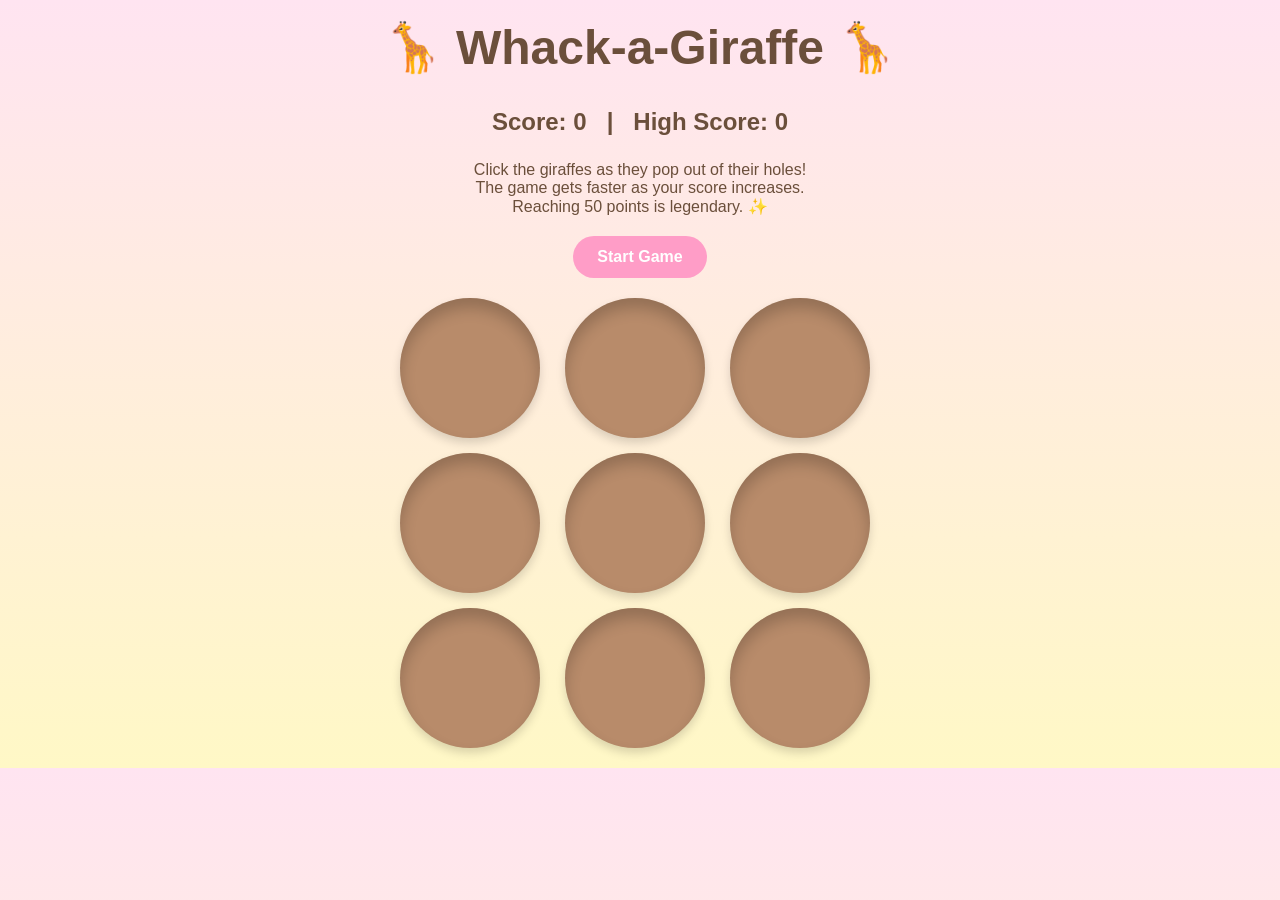
<file: pages/game.html>
<!DOCTYPE html>
<html lang="en">
<head>
<meta charset="UTF-8">
<meta name="viewport" content="width=device-width, initial-scale=1.0">
<title>Whack-a-Giraffe 🦒</title>

<style>
    body{
        margin:0;
        font-family: Arial, sans-serif;
        text-align:center;
        background: linear-gradient(to bottom, #ffe4f1, #fff8c6);
        color:#6b4f3b;
    }

    h1{
        margin-top:20px;
        font-size:3rem;
    }

    #scoreboard{
        font-size:1.5rem;
        margin:15px;
        font-weight:bold;
    }

    #game{
        width:480px;
        margin:20px auto;
        display:grid;
        grid-template-columns:repeat(3, 1fr);
        gap:15px;
    }

    .hole{
        width:140px;
        height:140px;
        background:#b88b6a;
        border-radius:50%;
        position:relative;
        overflow:hidden;
        cursor:pointer;
        box-shadow:
            inset 0 10px 15px rgba(0,0,0,.2),
            0 5px 10px rgba(0,0,0,.15);
    }

    .giraffe{
        position:absolute;
        bottom:-120px;
        width:100%;
        font-size:80px;
        transition:bottom .15s;
        user-select:none;
    }

    .up{
        bottom:15px;
    }

    button{
        background:#ff9dc7;
        color:white;
        border:none;
        padding:12px 24px;
        font-size:1rem;
        border-radius:25px;
        cursor:pointer;
        font-weight:bold;
        margin-top:10px;
    }

    button:hover{
        background:#ff85b7;
    }

    #message{
        margin-top:20px;
        font-size:1.2rem;
        font-weight:bold;
        color:#d45a88;
    }

    .instructions{
        max-width:600px;
        margin:auto;
        padding:10px;
    }
</style>
</head>

<body>

<h1>🦒 Whack-a-Giraffe 🦒</h1>

<div id="scoreboard">
    Score: <span id="score">0</span>
    &nbsp; | &nbsp;
    High Score: <span id="highScore">0</span>
</div>

<div class="instructions">
    Click the giraffes as they pop out of their holes!
    <br>
    The game gets faster as your score increases.
    <br>
    Reaching 50 points is legendary. ✨
</div>

<button onclick="startGame()">Start Game</button>

<div id="game"></div>

<div id="message"></div>

<script>

const game = document.getElementById("game");
const scoreDisplay = document.getElementById("score");
const highScoreDisplay = document.getElementById("highScore");
const messageDisplay = document.getElementById("message");

let score = 0;
let highScore = 0;
let gameRunning = false;
let currentSpeed = 900;

// Create holes and giraffes
for(let i = 0; i < 9; i++){

    const hole = document.createElement("div");
    hole.classList.add("hole");

    const giraffe = document.createElement("div");
    giraffe.classList.add("giraffe");
    giraffe.innerHTML = "🦒";

    giraffe.addEventListener("click", function(){

        if(!giraffe.classList.contains("up")) return;

        giraffe.classList.remove("up");

        score++;
        scoreDisplay.textContent = score;

        if(score > highScore){
            highScore = score;
            highScoreDisplay.textContent = highScore;
        }

        // Difficulty progression
        if(score < 10){
            currentSpeed = 900;
        }
        else if(score < 20){
            currentSpeed = 750;
        }
        else if(score < 30){
            currentSpeed = 600;
        }
        else if(score < 40){
            currentSpeed = 400;
        }
        else if(score < 50){
            currentSpeed = 250;
        }
        else{
            currentSpeed = 150;
        }

    });

    hole.appendChild(giraffe);
    game.appendChild(hole);
}

const giraffes = document.querySelectorAll(".giraffe");

function showRandomGiraffe(){

    giraffes.forEach(g => g.classList.remove("up"));

    const randomIndex = Math.floor(Math.random() * giraffes.length);
    const chosen = giraffes[randomIndex];

    chosen.classList.add("up");

    let visibleTime = currentSpeed * 0.8;

    if(score >= 20){
        visibleTime = currentSpeed * 0.7;
    }

    if(score >= 35){
        visibleTime = currentSpeed * 0.55;
    }

    setTimeout(() => {
        chosen.classList.remove("up");
    }, visibleTime);
}

function gameLoop(){

    if(!gameRunning) return;

    showRandomGiraffe();

    setTimeout(gameLoop, currentSpeed);
}

function startGame(){

    gameRunning = false;

    score = 0;
    currentSpeed = 900;

    scoreDisplay.textContent = score;
    messageDisplay.textContent = "";

    giraffes.forEach(g => g.classList.remove("up"));

    setTimeout(() => {

        gameRunning = true;
        gameLoop();

        // 60-second game
        setTimeout(() => {

            gameRunning = false;
            giraffes.forEach(g => g.classList.remove("up"));

            if(score < 10){
                messageDisplay.textContent =
                "🌱 Nice try! Final Score: " + score;
            }
            else if(score < 25){
                messageDisplay.textContent =
                "🦒 Great job! Final Score: " + score;
            }
            else if(score < 40){
                messageDisplay.textContent =
                "⚡ Amazing reflexes! Final Score: " + score;
            }
            else if(score < 50){
                messageDisplay.textContent =
                "🏆 Giraffe Master! Final Score: " + score;
            }
            else{
                messageDisplay.textContent =
                "👑 LEGEND! You reached " + score + " points!";
            }

        }, 60000);

    }, 100);

}

</script>

</body>
</html>
</file>
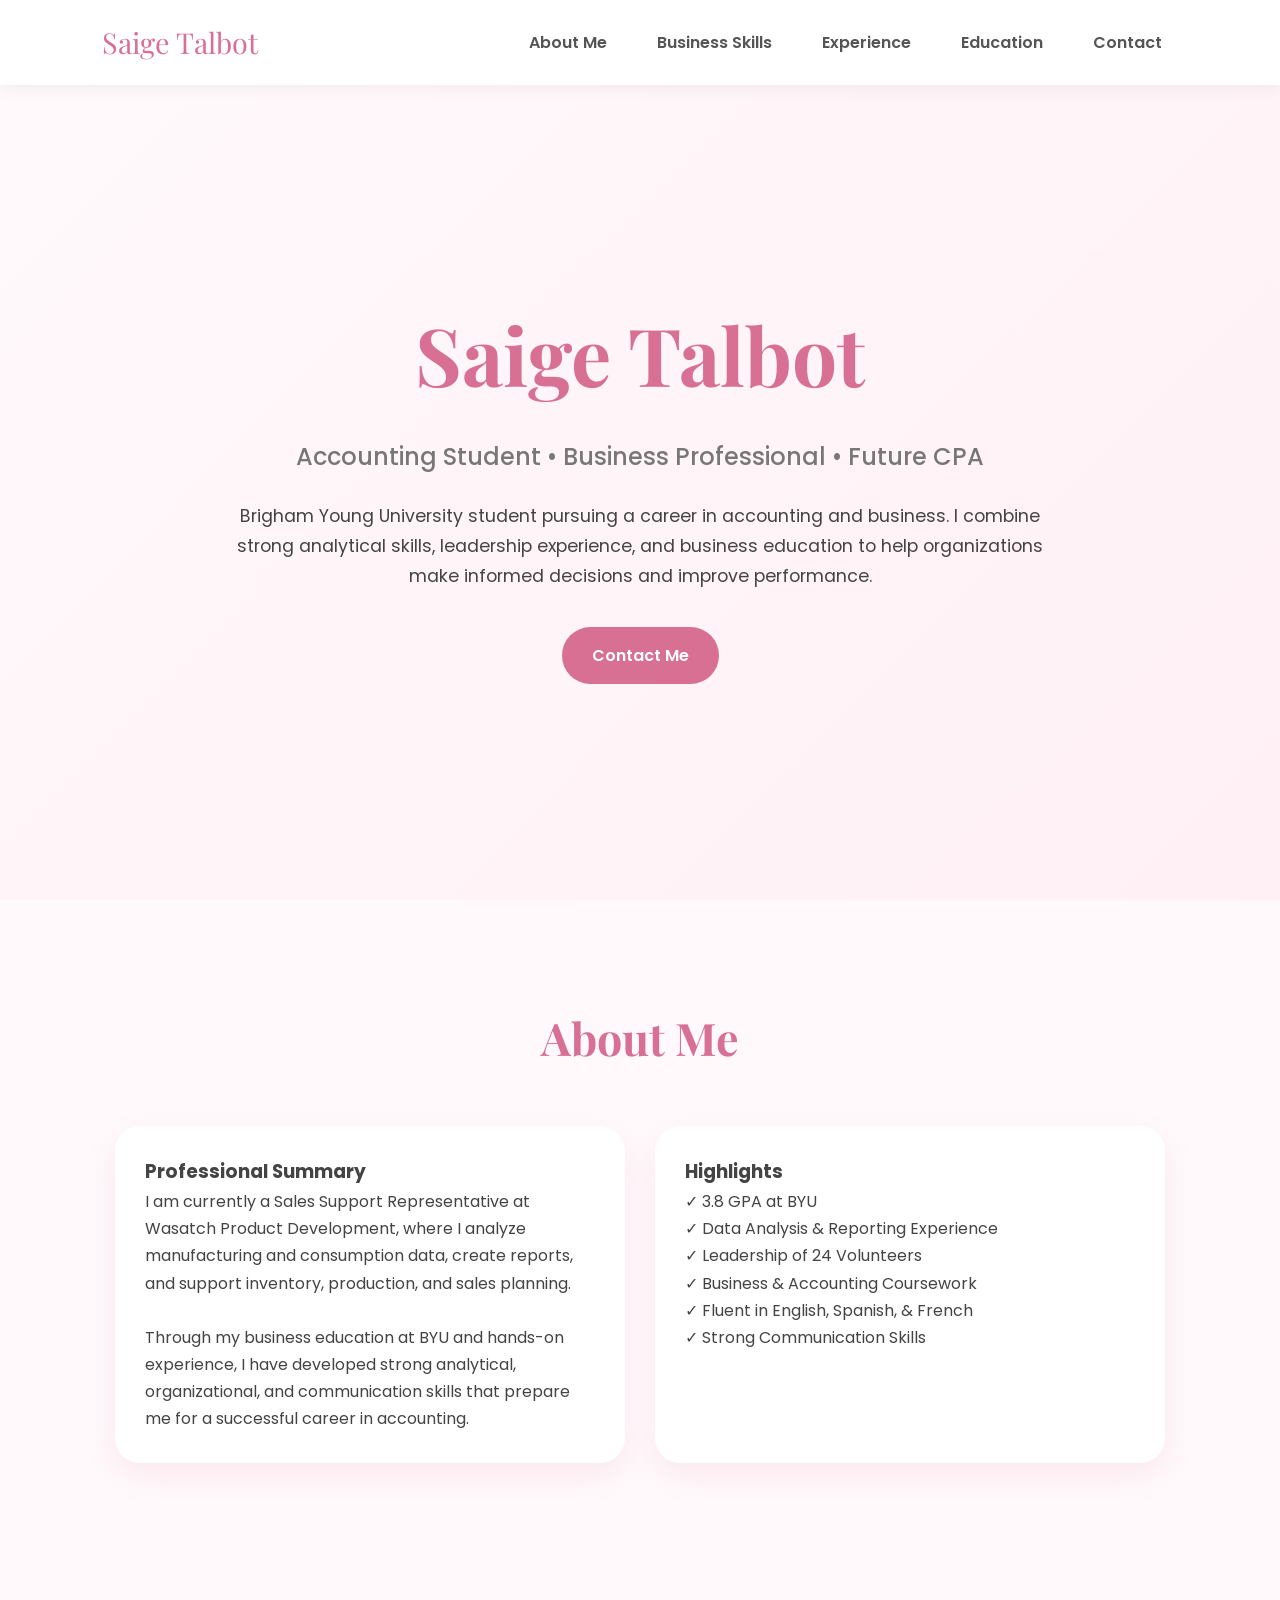
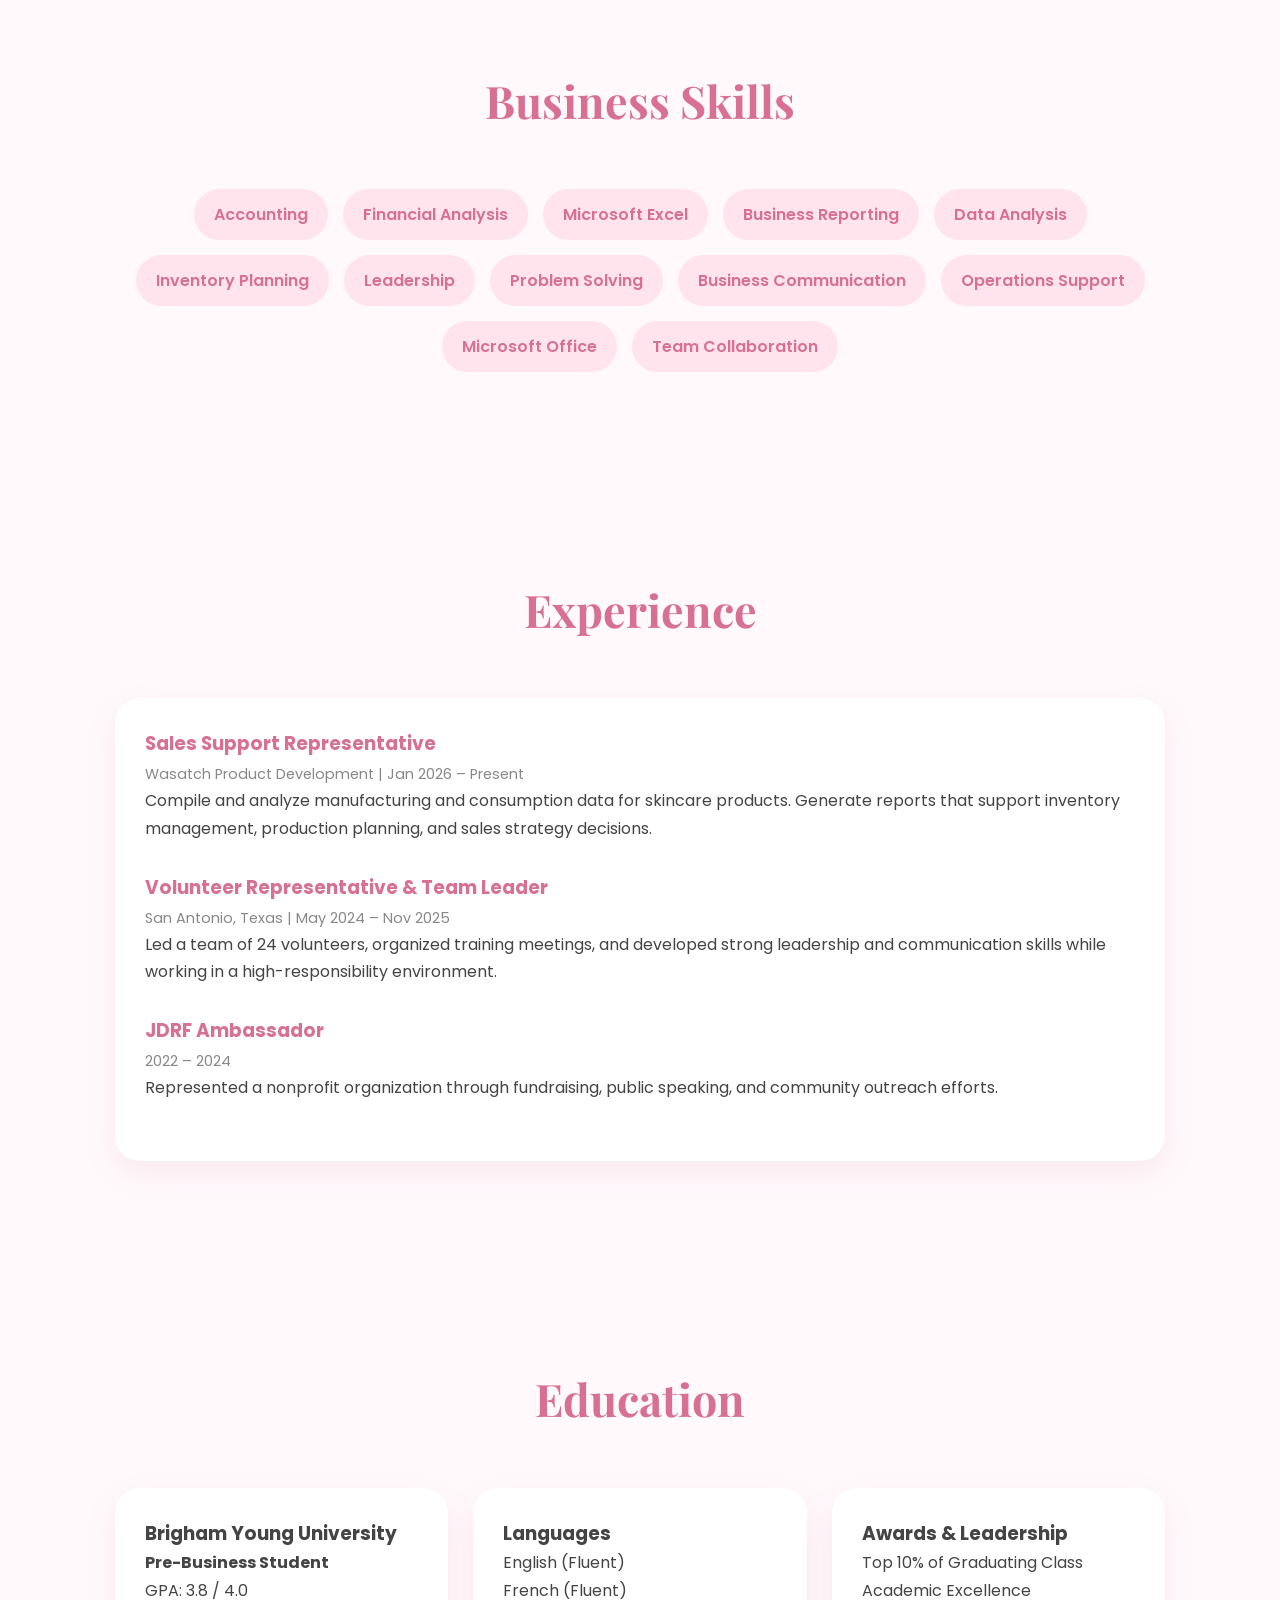
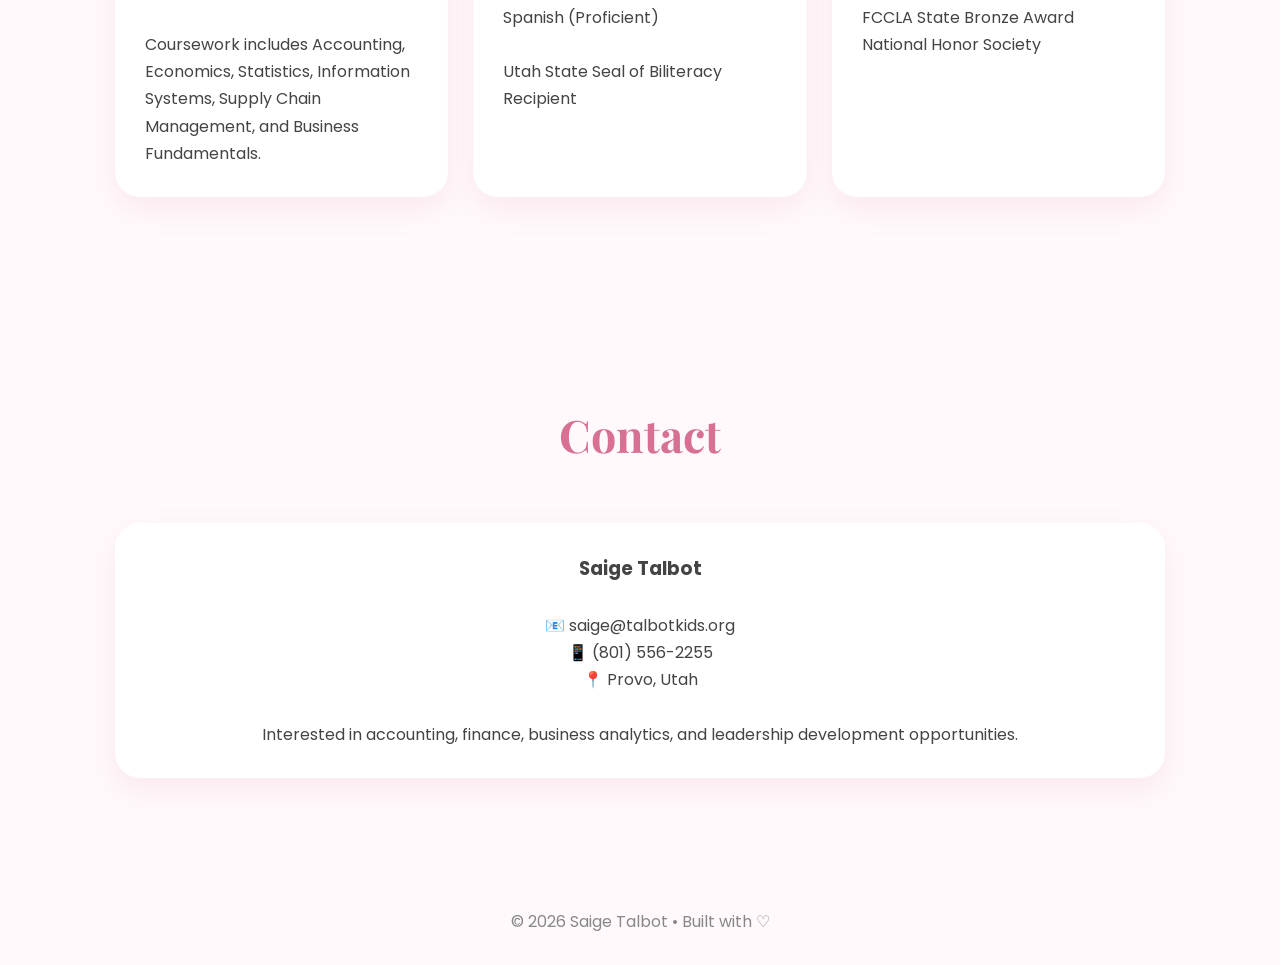
<file: pages/resumepage.html>
<!DOCTYPE html>
<html lang="en">
<head>
<meta charset="UTF-8">
<meta name="viewport" content="width=device-width, initial-scale=1.0">

<title>Saige Talbot | Accounting Student</title>

<link rel="preconnect" href="https://fonts.googleapis.com">
<link rel="preconnect" href="https://fonts.gstatic.com" crossorigin>

<link href="https://fonts.googleapis.com/css2?family=Poppins:wght@300;400;500;600;700&family=Playfair+Display:wght@700&display=swap" rel="stylesheet">

<style>

html{
    scroll-behavior:smooth;
}

*{
    margin:0;
    padding:0;
    box-sizing:border-box;
}

body{
    font-family:'Poppins',sans-serif;
    background:#fff9fc;
    color:#444;
    line-height:1.7;
}

/* Navigation */

nav{
    position:fixed;
    top:0;
    width:100%;
    background:rgba(255,255,255,.95);
    backdrop-filter:blur(12px);
    display:flex;
    justify-content:space-between;
    align-items:center;
    padding:18px 8%;
    z-index:1000;
    box-shadow:0 4px 15px rgba(0,0,0,.05);
}

.logo{
    font-family:'Playfair Display',serif;
    font-size:1.8rem;
    color:#d87093;
}

.nav-links{
    display:flex;
    gap:18px;
}

.nav-links a{
    text-decoration:none;
    color:#555;
    font-weight:600;
    padding:10px 16px;
    border-radius:25px;
    transition:.3s;
}

.nav-links a:hover{
    background:#ffe4ee;
    color:#d87093;
}

/* Hero */

header{
    min-height:100vh;
    display:flex;
    justify-content:center;
    align-items:center;
    text-align:center;
    padding:120px 20px 50px;
    background:linear-gradient(135deg,#fff9fc,#fff0f5);
}

.hero{
    max-width:850px;
}

.hero h1{
    font-family:'Playfair Display',serif;
    font-size:5rem;
    color:#d87093;
}

.hero h2{
    color:#777;
    font-weight:500;
    margin:15px 0 25px;
}

.hero p{
    font-size:1.1rem;
    margin-bottom:35px;
}

.button{
    display:inline-block;
    background:#d87093;
    color:white;
    text-decoration:none;
    padding:15px 30px;
    border-radius:40px;
    font-weight:600;
    transition:.3s;
}

.button:hover{
    transform:translateY(-4px);
}

/* Sections */

section{
    max-width:1100px;
    margin:auto;
    padding:100px 25px;
}

.section-title{
    text-align:center;
    color:#d87093;
    font-family:'Playfair Display',serif;
    font-size:2.8rem;
    margin-bottom:50px;
}

/* Cards */

.card{
    background:white;
    padding:30px;
    border-radius:25px;
    box-shadow:0 12px 30px rgba(216,112,147,.12);
    transition:.3s;
}

.card:hover{
    transform:translateY(-6px);
}

.grid{
    display:grid;
    grid-template-columns:repeat(auto-fit,minmax(300px,1fr));
    gap:25px;
}

/* About */

.about{
    display:grid;
    grid-template-columns:1fr 1fr;
    gap:30px;
}

/* Skills */

.skills{
    display:flex;
    flex-wrap:wrap;
    justify-content:center;
    gap:15px;
}

.skill{
    background:#ffe4ee;
    color:#d87093;
    padding:12px 20px;
    border-radius:30px;
    font-weight:600;
}

/* Experience */

.job{
    margin-bottom:30px;
}

.job h3{
    color:#d87093;
}

.job span{
    color:#888;
    font-size:.9rem;
}

/* Contact */

.contact{
    text-align:center;
}

/* Footer */

footer{
    text-align:center;
    padding:30px;
    color:#888;
}

/* Mobile */

@media(max-width:768px){

.hero h1{
    font-size:3rem;
}

.about{
    grid-template-columns:1fr;
}

.nav-links{
    flex-wrap:wrap;
    justify-content:center;
}

nav{
    flex-direction:column;
    gap:10px;
}

}

</style>
</head>

<body>

<nav>
    <div class="logo">Saige Talbot</div>

    <div class="nav-links">
        <a href="#about">About Me</a>
        <a href="#skills">Business Skills</a>
        <a href="#experience">Experience</a>
        <a href="#education">Education</a>
        <a href="#contact">Contact</a>
    </div>
</nav>

<header>

    <div class="hero">

        <h1>Saige Talbot</h1>

        <h2>Accounting Student • Business Professional • Future CPA</h2>

        <p>
            Brigham Young University student pursuing a career in accounting and business.
            I combine strong analytical skills, leadership experience, and business education
            to help organizations make informed decisions and improve performance.
        </p>

        <a href="#contact" class="button">Contact Me</a>

    </div>

</header>

<section id="about">

    <h2 class="section-title">About Me</h2>

    <div class="about">

        <div class="card">
            <h3>Professional Summary</h3>

            <p>
                I am currently a Sales Support Representative at Wasatch Product Development,
                where I analyze manufacturing and consumption data, create reports,
                and support inventory, production, and sales planning.
            </p>

            <br>

            <p>
                Through my business education at BYU and hands-on experience,
                I have developed strong analytical, organizational, and communication
                skills that prepare me for a successful career in accounting.
            </p>
        </div>

        <div class="card">
            <h3>Highlights</h3>

            <p>✓ 3.8 GPA at BYU</p>
            <p>✓ Data Analysis & Reporting Experience</p>
            <p>✓ Leadership of 24 Volunteers</p>
            <p>✓ Business & Accounting Coursework</p>
            <p>✓ Fluent in English, Spanish, & French</p>
            <p>✓ Strong Communication Skills</p>
        </div>

    </div>

</section>

<section id="skills">

    <h2 class="section-title">Business Skills</h2>

    <div class="skills">
        <div class="skill">Accounting</div>
        <div class="skill">Financial Analysis</div>
        <div class="skill">Microsoft Excel</div>
        <div class="skill">Business Reporting</div>
        <div class="skill">Data Analysis</div>
        <div class="skill">Inventory Planning</div>
        <div class="skill">Leadership</div>
        <div class="skill">Problem Solving</div>
        <div class="skill">Business Communication</div>
        <div class="skill">Operations Support</div>
        <div class="skill">Microsoft Office</div>
        <div class="skill">Team Collaboration</div>
    </div>

</section>

<section id="experience">

    <h2 class="section-title">Experience</h2>

    <div class="card">

        <div class="job">
            <h3>Sales Support Representative</h3>
            <span>Wasatch Product Development | Jan 2026 – Present</span>

            <p>
                Compile and analyze manufacturing and consumption data for skincare products.
                Generate reports that support inventory management, production planning,
                and sales strategy decisions.
            </p>
        </div>

        <div class="job">
            <h3>Volunteer Representative & Team Leader</h3>
            <span>San Antonio, Texas | May 2024 – Nov 2025</span>

            <p>
                Led a team of 24 volunteers, organized training meetings,
                and developed strong leadership and communication skills
                while working in a high-responsibility environment.
            </p>
        </div>

        <div class="job">
            <h3>JDRF Ambassador</h3>
            <span>2022 – 2024</span>

            <p>
                Represented a nonprofit organization through fundraising,
                public speaking, and community outreach efforts.
            </p>
        </div>

    </div>

</section>

<section id="education">

    <h2 class="section-title">Education</h2>

    <div class="grid">

        <div class="card">
            <h3>Brigham Young University</h3>

            <p><strong>Pre-Business Student</strong></p>
            <p>GPA: 3.8 / 4.0</p>

            <br>

            <p>
                Coursework includes Accounting, Economics, Statistics,
                Information Systems, Supply Chain Management, and Business Fundamentals.
            </p>
        </div>

        <div class="card">
            <h3>Languages</h3>

            <p>English (Fluent)</p>
            <p>French (Fluent)</p>
            <p>Spanish (Proficient)</p>

            <br>

            <p>Utah State Seal of Biliteracy Recipient</p>
        </div>

        <div class="card">
            <h3>Awards & Leadership</h3>

            <p>Top 10% of Graduating Class</p>
            <p>Academic Excellence</p>
            <p>FCCLA State Bronze Award</p>
            <p>National Honor Society</p>
        </div>

    </div>

</section>

<section id="contact">

    <h2 class="section-title">Contact</h2>

    <div class="card contact">

        <h3>Saige Talbot</h3>

        <br>

        <p>📧 saige@talbotkids.org</p>
        <p>📱 (801) 556-2255</p>
        <p>📍 Provo, Utah</p>

        <br>

        <p>
            Interested in accounting, finance, business analytics,
            and leadership development opportunities.
        </p>

    </div>

</section>

<footer>
    © 2026 Saige Talbot • Built with ♡
</footer>

</body>
</html>
</file>
